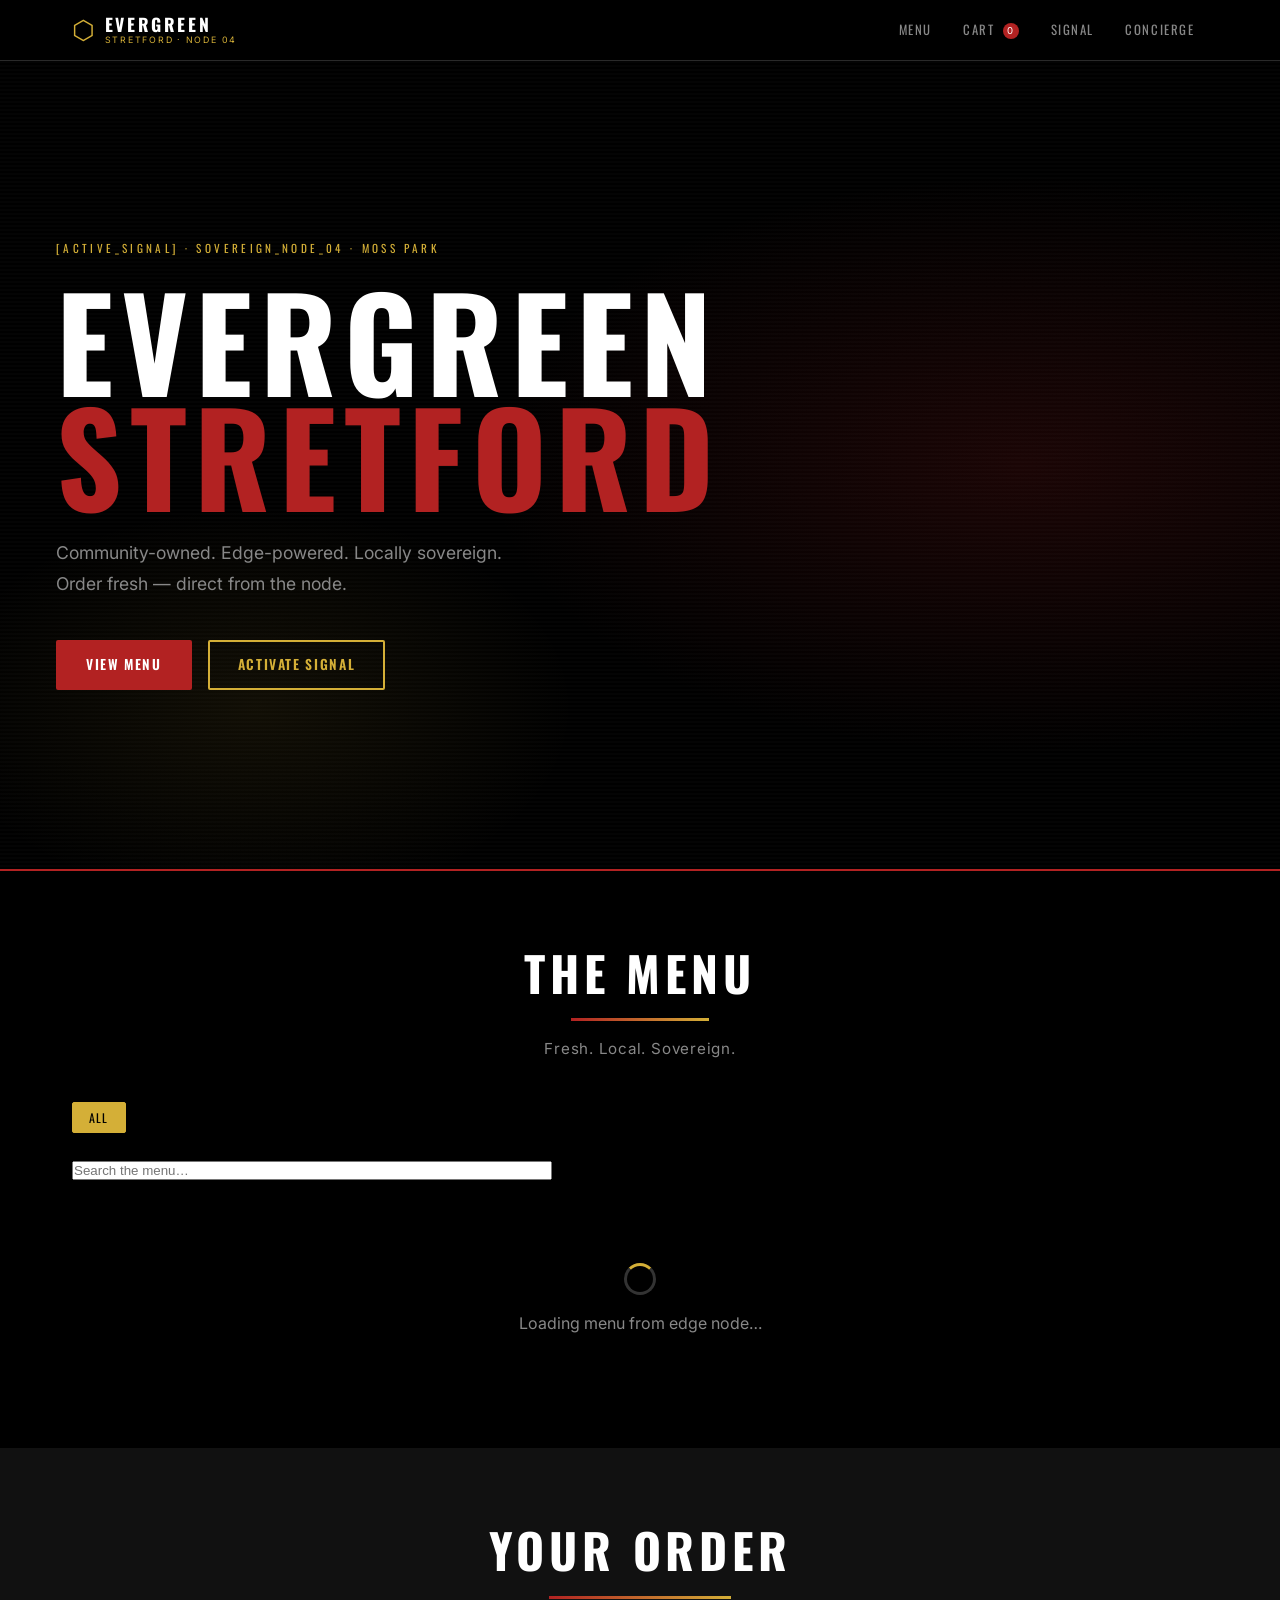
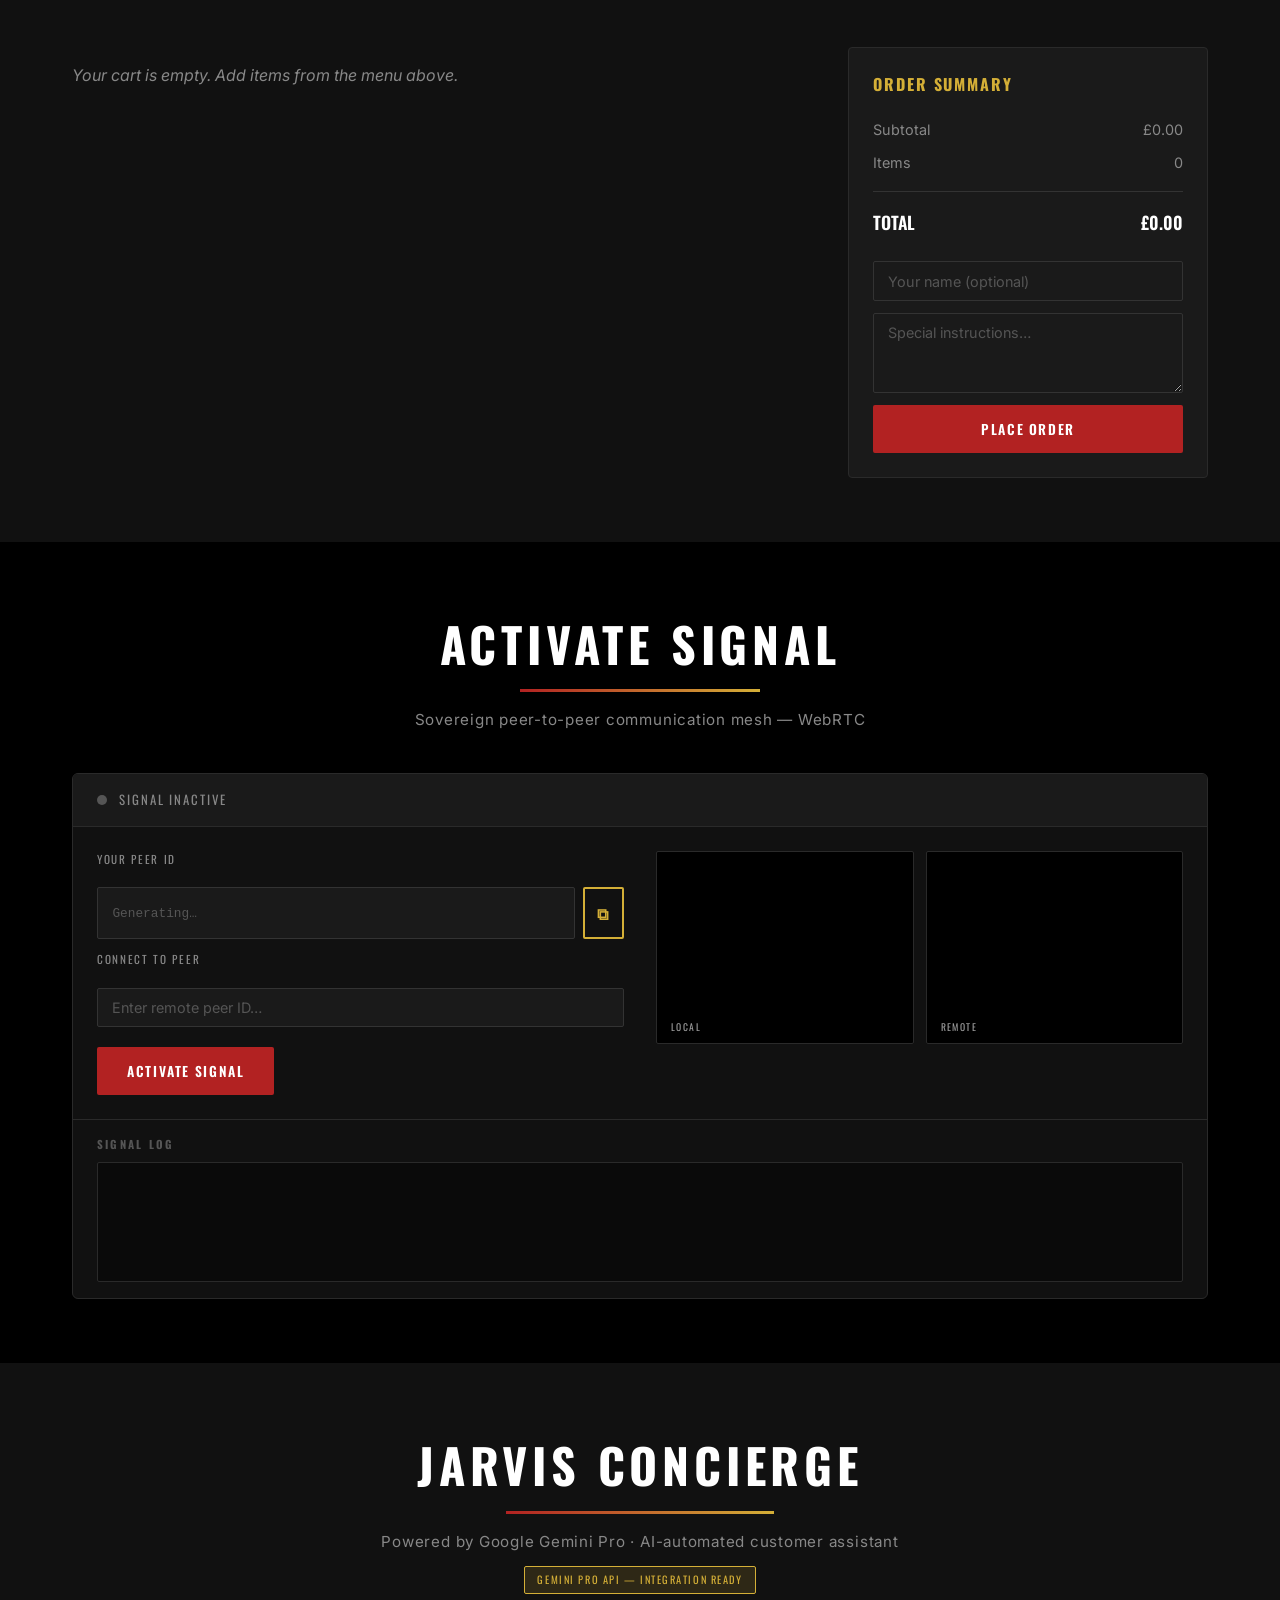
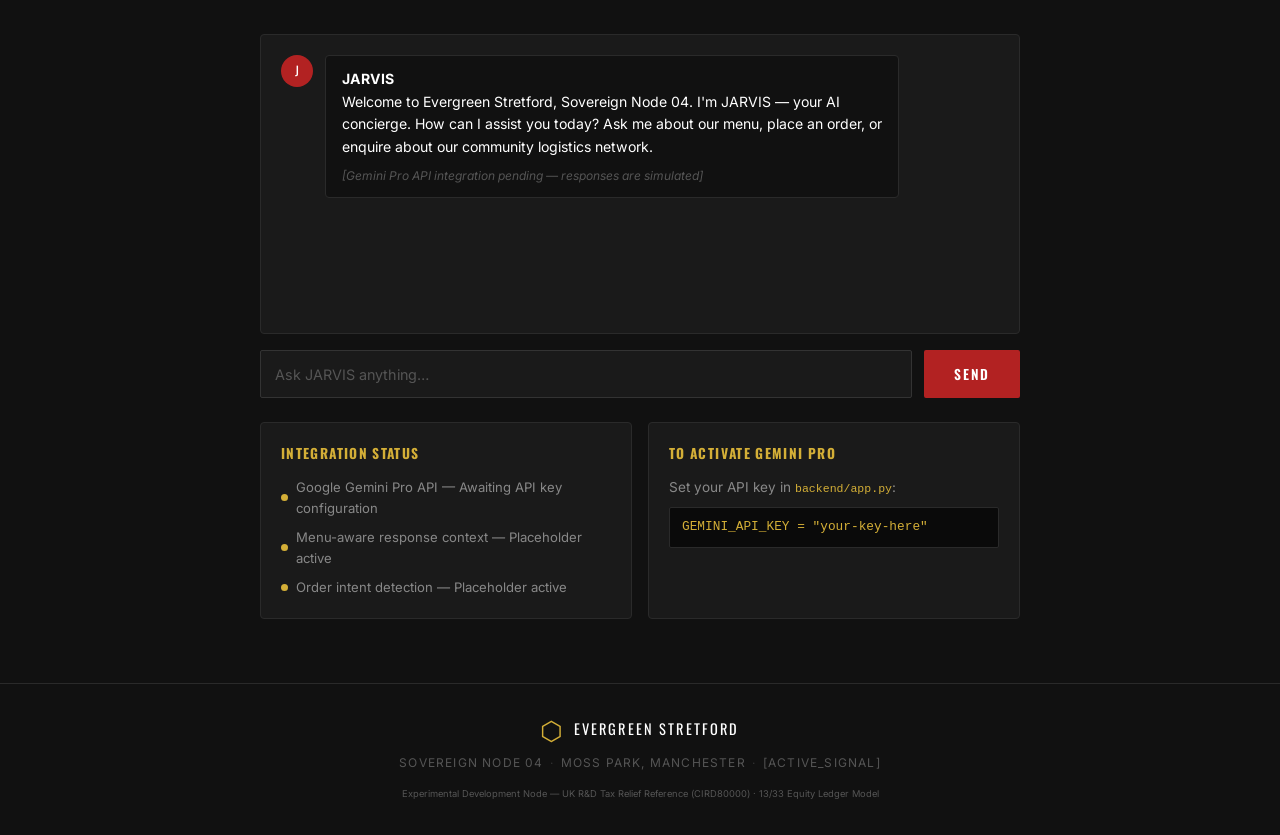
<file: frontend/index.html>
<!DOCTYPE html>
<html lang="en">
<head>
  <meta charset="UTF-8" />
  <meta name="viewport" content="width=device-width, initial-scale=1.0" />
  <title>Evergreen Stretford — Sovereign Node 04</title>
  <link rel="stylesheet" href="style.css" />
  <link rel="preconnect" href="https://fonts.googleapis.com" />
  <link
    href="https://fonts.googleapis.com/css2?family=Oswald:wght@400;600;700&family=Inter:wght@300;400;500;600&display=swap"
    rel="stylesheet"
  />
</head>
<body>

  <!-- ============================================================
       HEADER / NAV
  ============================================================ -->
  <header class="site-header">
    <div class="header-inner container">
      <div class="brand">
        <span class="brand-mark">⬡</span>
        <div class="brand-text">
          <span class="brand-name">EVERGREEN</span>
          <span class="brand-sub">STRETFORD · NODE 04</span>
        </div>
      </div>

      <nav class="main-nav" id="mainNav">
        <a href="#menu" class="nav-link" data-section="menu">MENU</a>
        <a href="#cart" class="nav-link" data-section="cart">CART <span class="cart-badge" id="cartBadge">0</span></a>
        <a href="#signal" class="nav-link" data-section="signal">SIGNAL</a>
        <a href="#concierge" class="nav-link" data-section="concierge">CONCIERGE</a>
      </nav>

      <button class="menu-toggle" id="menuToggle" aria-label="Toggle menu">
        <span></span><span></span><span></span>
      </button>
    </div>
  </header>

  <!-- ============================================================
       HERO
  ============================================================ -->
  <section class="hero" id="hero">
    <div class="hero-inner container">
      <div class="hero-eyebrow">[ACTIVE_SIGNAL] · SOVEREIGN_NODE_04 · MOSS PARK</div>
      <h1 class="hero-title">
        EVERGREEN<br />
        <span class="hero-title-accent">STRETFORD</span>
      </h1>
      <p class="hero-subtitle">
        Community-owned. Edge-powered. Locally sovereign.<br />
        Order fresh — direct from the node.
      </p>
      <div class="hero-actions">
        <a href="#menu" class="btn btn-primary">VIEW MENU</a>
        <a href="#signal" class="btn btn-outline">ACTIVATE SIGNAL</a>
      </div>
    </div>
    <div class="hero-overlay" aria-hidden="true"></div>
  </section>

  <!-- ============================================================
       MENU SECTION
  ============================================================ -->
  <section class="section" id="menu">
    <div class="container">
      <div class="section-header">
        <h2 class="section-title">THE MENU</h2>
        <p class="section-sub">Fresh. Local. Sovereign.</p>
      </div>

      <!-- Category filter tabs -->
      <div class="category-tabs" id="categoryTabs" role="tablist">
        <button class="tab-btn active" data-category="all" role="tab">ALL</button>
        <!-- Populated dynamically -->
      </div>

      <!-- Search bar -->
      <div class="search-bar">
        <input
          type="search"
          id="menuSearch"
          placeholder="Search the menu…"
          aria-label="Search menu items"
        />
      </div>

      <!-- Menu grid -->
      <div class="menu-grid" id="menuGrid" role="list">
        <!-- Populated by app.js -->
        <div class="loading-state" id="menuLoading">
          <div class="spinner"></div>
          <p>Loading menu from edge node…</p>
        </div>
      </div>
    </div>
  </section>

  <!-- ============================================================
       CART / ORDER SECTION
  ============================================================ -->
  <section class="section section-dark" id="cart">
    <div class="container">
      <div class="section-header">
        <h2 class="section-title">YOUR ORDER</h2>
      </div>

      <div class="cart-layout">
        <div class="cart-items" id="cartItems">
          <p class="empty-state" id="cartEmpty">Your cart is empty. Add items from the menu above.</p>
        </div>

        <div class="cart-summary" id="cartSummary">
          <div class="summary-card">
            <h3 class="summary-title">ORDER SUMMARY</h3>
            <div class="summary-row">
              <span>Subtotal</span>
              <span id="cartSubtotal">£0.00</span>
            </div>
            <div class="summary-row">
              <span>Items</span>
              <span id="cartItemCount">0</span>
            </div>
            <div class="summary-divider"></div>
            <div class="summary-row summary-total">
              <span>TOTAL</span>
              <span id="cartTotal">£0.00</span>
            </div>

            <div class="order-form" id="orderForm">
              <input
                type="text"
                id="customerName"
                placeholder="Your name (optional)"
                class="form-input"
                maxlength="80"
              />
              <textarea
                id="customerNote"
                placeholder="Special instructions…"
                class="form-input form-textarea"
                rows="3"
                maxlength="500"
              ></textarea>
              <button class="btn btn-primary btn-full" id="placeOrderBtn">
                PLACE ORDER
              </button>
            </div>

            <div class="order-confirmation hidden" id="orderConfirmation">
              <div class="confirmation-icon">✓</div>
              <p class="confirmation-text">Order placed successfully!</p>
              <button class="btn btn-outline btn-full" id="newOrderBtn">START NEW ORDER</button>
            </div>
          </div>
        </div>
      </div>
    </div>
  </section>

  <!-- ============================================================
       WEBRTC — ACTIVATE SIGNAL
  ============================================================ -->
  <section class="section" id="signal">
    <div class="container">
      <div class="section-header">
        <h2 class="section-title">ACTIVATE SIGNAL</h2>
        <p class="section-sub">Sovereign peer-to-peer communication mesh — WebRTC</p>
      </div>

      <div class="signal-panel">
        <div class="signal-status" id="signalStatus">
          <div class="status-indicator idle" id="statusIndicator"></div>
          <span id="statusLabel">SIGNAL INACTIVE</span>
        </div>

        <div class="signal-controls">
          <div class="signal-form">
            <label class="form-label" for="peerIdDisplay">YOUR PEER ID</label>
            <div class="peer-id-row">
              <input
                type="text"
                id="peerIdDisplay"
                class="form-input peer-id-input"
                readonly
                placeholder="Generating…"
              />
              <button class="btn btn-outline btn-icon" id="copyPeerIdBtn" title="Copy Peer ID">
                ⧉
              </button>
            </div>

            <label class="form-label" for="remotePeerId">CONNECT TO PEER</label>
            <input
              type="text"
              id="remotePeerId"
              class="form-input"
              placeholder="Enter remote peer ID…"
              maxlength="100"
            />

            <div class="signal-btn-row">
              <button class="btn btn-primary" id="activateSignalBtn">ACTIVATE SIGNAL</button>
              <button class="btn btn-danger hidden" id="deactivateSignalBtn">DEACTIVATE</button>
            </div>
          </div>

          <div class="signal-video-area">
            <div class="video-container">
              <video id="localVideo" autoplay muted playsinline class="video-feed"></video>
              <span class="video-label">LOCAL</span>
            </div>
            <div class="video-container">
              <video id="remoteVideo" autoplay playsinline class="video-feed"></video>
              <span class="video-label">REMOTE</span>
            </div>
          </div>
        </div>

        <div class="signal-log-container">
          <h4 class="log-title">SIGNAL LOG</h4>
          <div class="signal-log" id="signalLog" aria-live="polite"></div>
        </div>
      </div>
    </div>
  </section>

  <!-- ============================================================
       GEMINI CONCIERGE (AI Placeholder)
  ============================================================ -->
  <section class="section section-dark" id="concierge">
    <div class="container">
      <div class="section-header">
        <h2 class="section-title">JARVIS CONCIERGE</h2>
        <p class="section-sub">
          Powered by Google Gemini Pro · AI-automated customer assistant
        </p>
        <div class="badge badge-dev">GEMINI PRO API — INTEGRATION READY</div>
      </div>

      <div class="concierge-panel">
        <div class="chat-window" id="chatWindow" aria-live="polite">
          <div class="chat-message bot-message">
            <div class="message-avatar">J</div>
            <div class="message-bubble">
              <strong>JARVIS</strong><br />
              Welcome to Evergreen Stretford, Sovereign Node 04. I'm JARVIS — your
              AI concierge. How can I assist you today? Ask me about our menu,
              place an order, or enquire about our community logistics network.
              <em class="api-note">[Gemini Pro API integration pending — responses are simulated]</em>
            </div>
          </div>
        </div>

        <div class="chat-input-row">
          <input
            type="text"
            id="chatInput"
            class="form-input chat-input"
            placeholder="Ask JARVIS anything…"
            maxlength="500"
            aria-label="Message JARVIS"
          />
          <button class="btn btn-primary" id="chatSendBtn">SEND</button>
        </div>

        <div class="concierge-info">
          <div class="info-card">
            <h4>Integration Status</h4>
            <ul class="status-list">
              <li class="status-item pending">
                <span class="status-dot"></span>
                Google Gemini Pro API — Awaiting API key configuration
              </li>
              <li class="status-item pending">
                <span class="status-dot"></span>
                Menu-aware response context — Placeholder active
              </li>
              <li class="status-item pending">
                <span class="status-dot"></span>
                Order intent detection — Placeholder active
              </li>
            </ul>
          </div>
          <div class="info-card">
            <h4>To Activate Gemini Pro</h4>
            <p>Set your API key in <code>backend/app.py</code>:</p>
            <pre class="code-block">GEMINI_API_KEY = "your-key-here"</pre>
          </div>
        </div>
      </div>
    </div>
  </section>

  <!-- ============================================================
       FOOTER
  ============================================================ -->
  <footer class="site-footer">
    <div class="container footer-inner">
      <div class="footer-brand">
        <span class="brand-mark">⬡</span>
        <span>EVERGREEN STRETFORD</span>
      </div>
      <div class="footer-meta">
        <span>SOVEREIGN NODE 04</span>
        <span class="separator">·</span>
        <span>MOSS PARK, MANCHESTER</span>
        <span class="separator">·</span>
        <span>[ACTIVE_SIGNAL]</span>
      </div>
      <div class="footer-legal">
        <small>
          Experimental Development Node — UK R&amp;D Tax Relief Reference
          (CIRD80000) · 13/33 Equity Ledger Model
        </small>
      </div>
    </div>
  </footer>

  <!-- ============================================================
       TOAST NOTIFICATION
  ============================================================ -->
  <div class="toast" id="toast" aria-live="assertive" role="status"></div>

  <script src="app.js"></script>
</body>
</html>
</file>
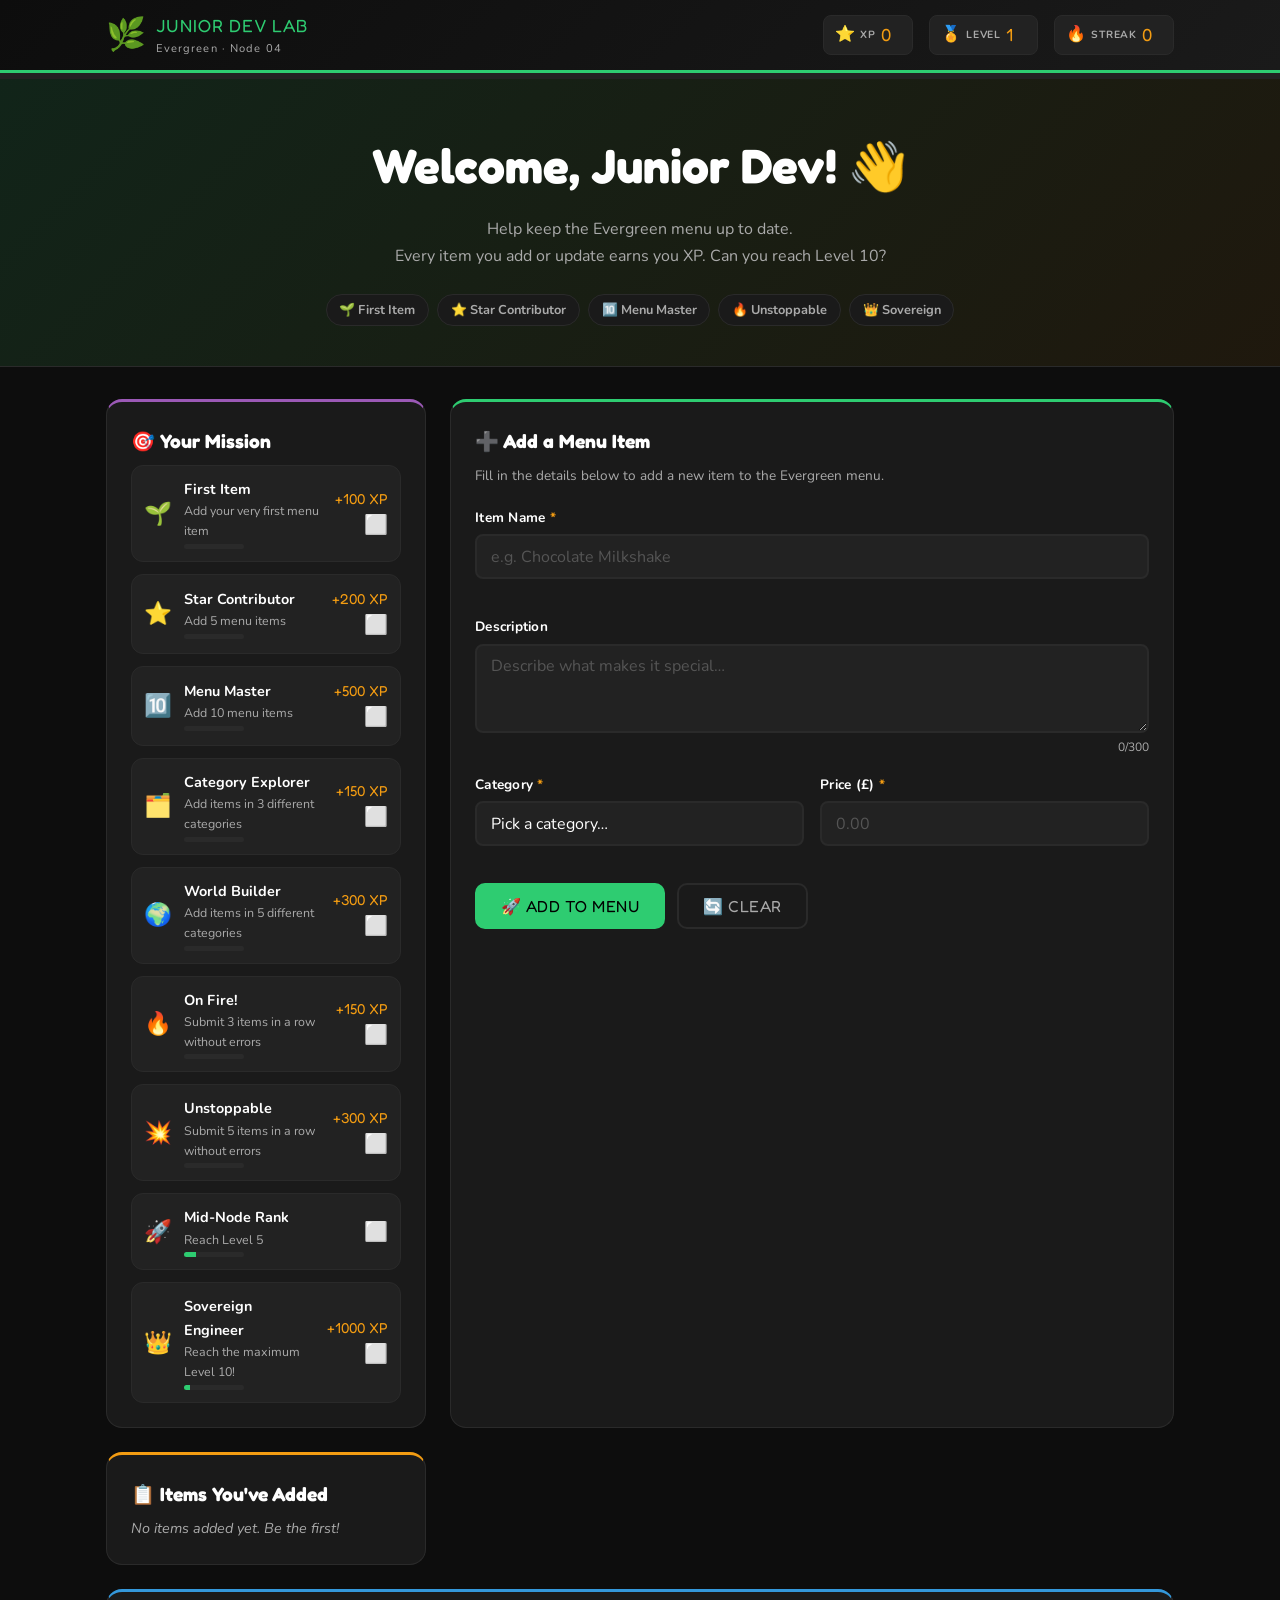
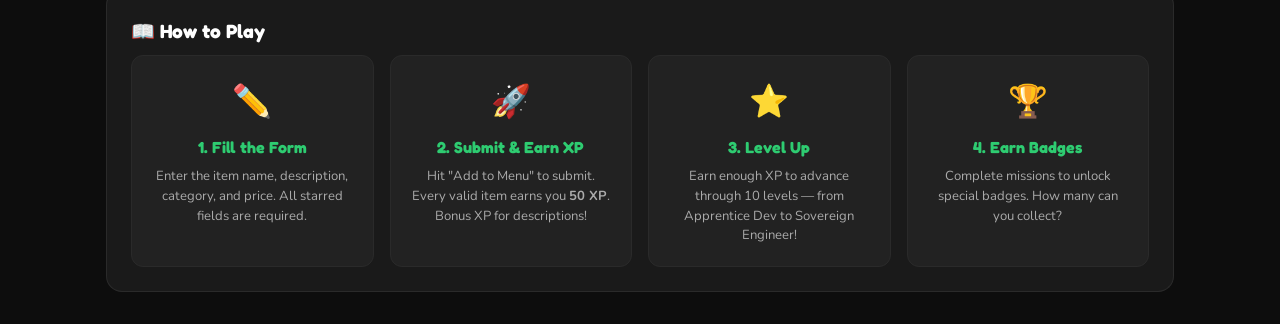
<file: junior-dev/index.html>
<!DOCTYPE html>
<html lang="en">
<head>
  <meta charset="UTF-8" />
  <meta name="viewport" content="width=device-width, initial-scale=1.0" />
  <title>Evergreen Junior Dev Lab — Node 04</title>
  <link rel="stylesheet" href="style.css" />
  <link
    href="https://fonts.googleapis.com/css2?family=Fredoka+One&family=Nunito:wght@400;600;700;800&display=swap"
    rel="stylesheet"
  />
</head>
<body>

  <!-- HEADER -->
  <header class="jd-header">
    <div class="jd-header-inner">
      <div class="jd-brand">
        <span class="jd-logo" aria-hidden="true">🌿</span>
        <div>
          <div class="jd-brand-name">JUNIOR DEV LAB</div>
          <div class="jd-brand-sub">Evergreen · Node 04</div>
        </div>
      </div>

      <div class="jd-score-panel">
        <div class="score-item">
          <span class="score-icon">⭐</span>
          <span class="score-label">XP</span>
          <span class="score-value" id="xpDisplay">0</span>
        </div>
        <div class="score-item">
          <span class="score-icon">🏅</span>
          <span class="score-label">LEVEL</span>
          <span class="score-value" id="levelDisplay">1</span>
        </div>
        <div class="score-item">
          <span class="score-icon">🔥</span>
          <span class="score-label">STREAK</span>
          <span class="score-value" id="streakDisplay">0</span>
        </div>
      </div>
    </div>
  </header>

  <!-- PROGRESS BAR -->
  <div class="xp-bar-container">
    <div class="xp-bar" id="xpBar" style="width: 0%"></div>
  </div>

  <!-- HERO -->
  <section class="jd-hero">
    <div class="jd-hero-inner">
      <h1 class="jd-hero-title">Welcome, Junior Dev! 👋</h1>
      <p class="jd-hero-sub">
        Help keep the Evergreen menu up to date.<br />
        Every item you add or update earns you XP. Can you reach Level 10?
      </p>
      <div class="jd-hero-badges" id="badgeDisplay">
        <!-- Populated by JS -->
      </div>
    </div>
  </section>

  <!-- MAIN CONTENT -->
  <main class="jd-main">

    <!-- MISSION PANEL -->
    <section class="jd-panel mission-panel">
      <h2 class="panel-title">🎯 Your Mission</h2>
      <div class="missions" id="missions">
        <!-- Populated by JS -->
      </div>
    </section>

    <!-- ADD MENU ITEM FORM -->
    <section class="jd-panel form-panel">
      <h2 class="panel-title">➕ Add a Menu Item</h2>
      <p class="panel-sub">Fill in the details below to add a new item to the Evergreen menu.</p>

      <form id="addItemForm" class="jd-form" novalidate>

        <div class="form-group">
          <label class="jd-label" for="itemName">
            Item Name <span class="required">*</span>
          </label>
          <input
            type="text"
            id="itemName"
            class="jd-input"
            placeholder="e.g. Chocolate Milkshake"
            maxlength="80"
            required
            autocomplete="off"
          />
          <div class="field-feedback" id="nameFeedback"></div>
        </div>

        <div class="form-group">
          <label class="jd-label" for="itemDescription">Description</label>
          <textarea
            id="itemDescription"
            class="jd-input jd-textarea"
            placeholder="Describe what makes it special…"
            maxlength="300"
            rows="3"
          ></textarea>
          <div class="char-counter"><span id="descCounter">0</span>/300</div>
        </div>

        <div class="form-row">
          <div class="form-group">
            <label class="jd-label" for="itemCategory">
              Category <span class="required">*</span>
            </label>
            <select id="itemCategory" class="jd-input jd-select" required>
              <option value="">Pick a category…</option>
              <option>Hot Drinks</option>
              <option>Cold Drinks</option>
              <option>Breakfast</option>
              <option>Lunch</option>
              <option>Kids</option>
              <option>Cakes</option>
              <option>Snacks</option>
              <option>Sides</option>
              <option>Retail</option>
              <option>New Category</option>
            </select>
            <div class="field-feedback" id="catFeedback"></div>
          </div>

          <div class="form-group">
            <label class="jd-label" for="itemPrice">
              Price (£) <span class="required">*</span>
            </label>
            <input
              type="number"
              id="itemPrice"
              class="jd-input"
              placeholder="0.00"
              min="0"
              max="999"
              step="0.01"
              required
            />
            <div class="field-feedback" id="priceFeedback"></div>
          </div>
        </div>

        <!-- New category field (shown when "New Category" selected) -->
        <div class="form-group hidden" id="newCategoryGroup">
          <label class="jd-label" for="newCategoryName">New Category Name</label>
          <input
            type="text"
            id="newCategoryName"
            class="jd-input"
            placeholder="Type your new category…"
            maxlength="50"
          />
        </div>

        <div class="form-actions">
          <button type="submit" class="jd-btn jd-btn-primary" id="submitBtn">
            🚀 ADD TO MENU
          </button>
          <button type="button" class="jd-btn jd-btn-outline" id="clearBtn">
            🔄 CLEAR
          </button>
        </div>
      </form>

      <!-- Success animation -->
      <div class="success-burst hidden" id="successBurst">
        <div class="burst-emoji" id="burstEmoji">🎉</div>
        <div class="burst-text" id="burstText">+50 XP!</div>
      </div>
    </section>

    <!-- LEADERBOARD / ITEMS LOG -->
    <section class="jd-panel log-panel">
      <h2 class="panel-title">📋 Items You've Added</h2>
      <div id="itemLog" class="item-log">
        <p class="log-empty" id="logEmpty">No items added yet. Be the first!</p>
      </div>
    </section>

    <!-- HOW TO PLAY -->
    <section class="jd-panel help-panel">
      <h2 class="panel-title">📖 How to Play</h2>
      <div class="help-grid">
        <div class="help-card">
          <div class="help-icon">✏️</div>
          <h3>1. Fill the Form</h3>
          <p>Enter the item name, description, category, and price. All starred fields are required.</p>
        </div>
        <div class="help-card">
          <div class="help-icon">🚀</div>
          <h3>2. Submit & Earn XP</h3>
          <p>Hit "Add to Menu" to submit. Every valid item earns you <strong>50 XP</strong>. Bonus XP for descriptions!</p>
        </div>
        <div class="help-card">
          <div class="help-icon">⭐</div>
          <h3>3. Level Up</h3>
          <p>Earn enough XP to advance through 10 levels — from Apprentice Dev to Sovereign Engineer!</p>
        </div>
        <div class="help-card">
          <div class="help-icon">🏆</div>
          <h3>4. Earn Badges</h3>
          <p>Complete missions to unlock special badges. How many can you collect?</p>
        </div>
      </div>
    </section>

  </main>

  <!-- LEVEL-UP OVERLAY -->
  <div class="levelup-overlay hidden" id="levelUpOverlay">
    <div class="levelup-card">
      <div class="levelup-emoji">🎊</div>
      <h2 class="levelup-title">LEVEL UP!</h2>
      <p class="levelup-sub">You reached <strong id="levelUpNum">Level 2</strong></p>
      <p class="levelup-rank" id="levelUpRank">Junior Developer</p>
      <button class="jd-btn jd-btn-primary" id="levelUpClose">AWESOME! ✊</button>
    </div>
  </div>

  <!-- TOAST -->
  <div class="jd-toast" id="jdToast"></div>

  <script src="app.js"></script>
</body>
</html>
</file>
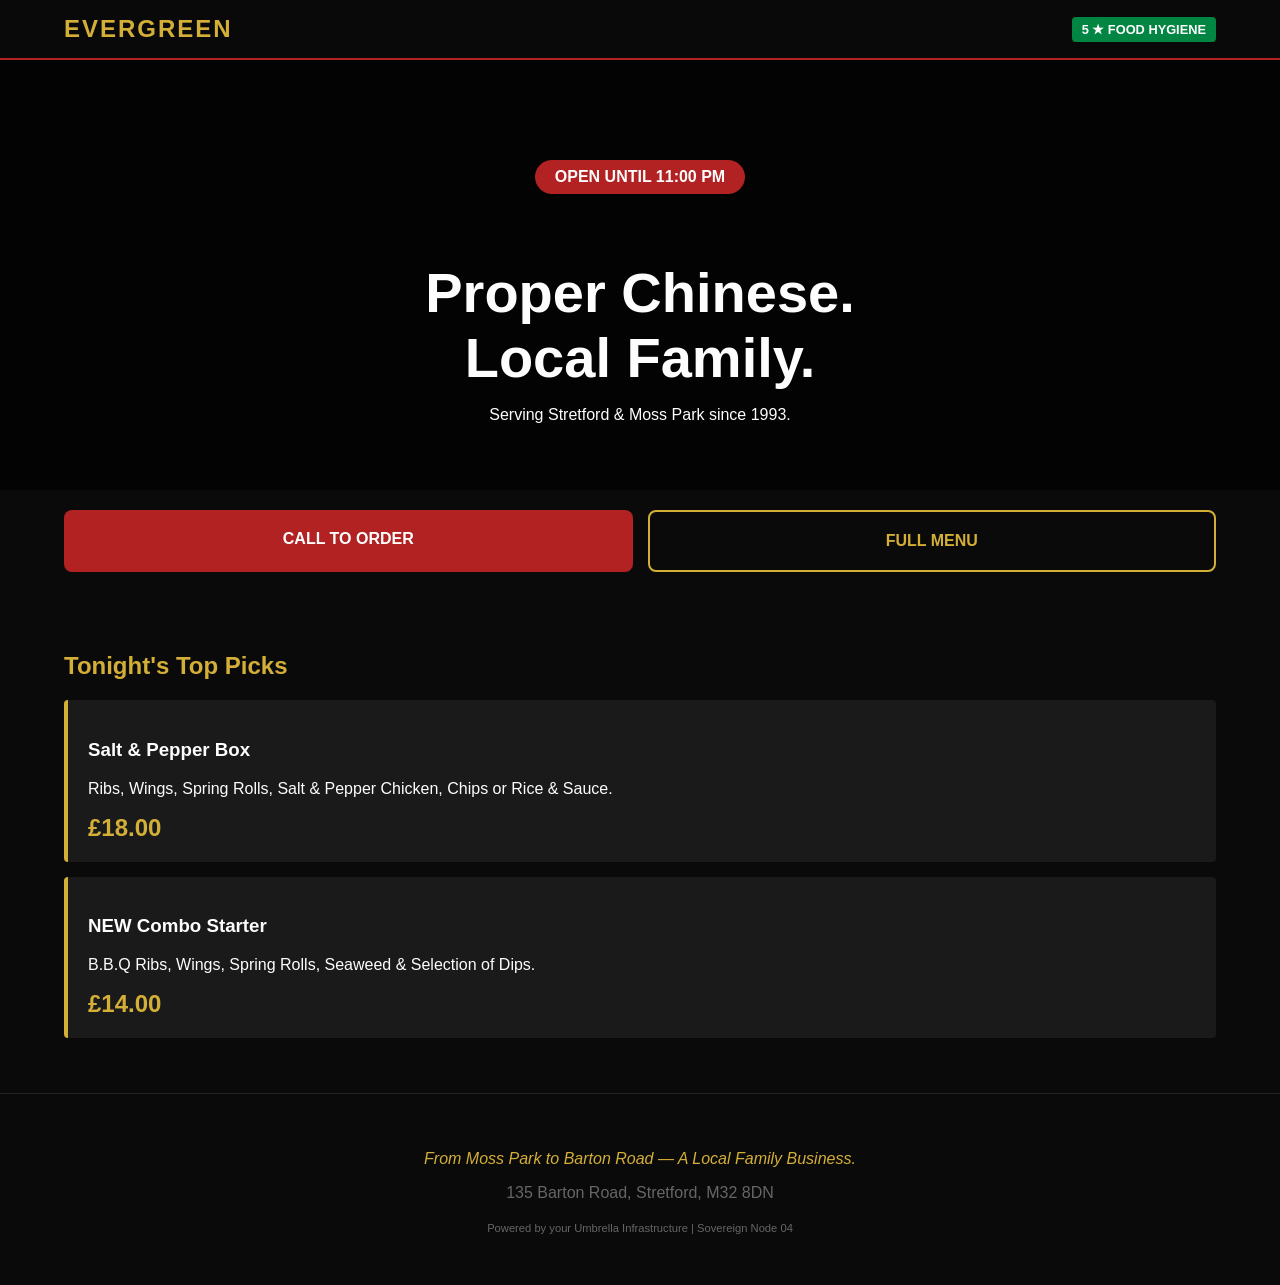
<file: Homepage.html>
<!DOCTYPE html>
<html lang="en">
<head>
    <meta charset="UTF-8">
    <meta name="viewport" content="width=device-width, initial-scale=1.0">
    <title>Evergreen Stretford | Sovereign Hub</title>
    <style>
        :root {
            --evergreen-red: #B22222;
            --evergreen-gold: #D4AF37;
            --sovereign-black: #0a0a0a;
            --sovereign-white: #fdfdfd;
        }

        body {
            margin: 0;
            padding: 0;
            font-family: 'Inter', -apple-system, sans-serif;
            background-color: var(--sovereign-black);
            color: var(--sovereign-white);
        }

        /* --- STICKY HEADER --- */
        header {
            position: sticky;
            top: 0;
            background: rgba(10, 10, 10, 0.95);
            padding: 15px 5%;
            display: flex;
            justify-content: space-between;
            align-items: center;
            border-bottom: 2px solid var(--evergreen-red);
            z-index: 1000;
            backdrop-filter: blur(10px);
        }

        .logo {
            font-weight: 900;
            letter-spacing: 2px;
            color: var(--evergreen-gold);
            font-size: 1.5rem;
            text-transform: uppercase;
        }

        .hygiene-badge {
            background: #008542; /* Official FSA Green */
            padding: 5px 10px;
            border-radius: 4px;
            font-size: 0.8rem;
            font-weight: bold;
        }

        /* --- HERO SECTION --- */
        .hero {
            padding: 100px 5% 50px;
            text-align: center;
            background: linear-gradient(rgba(0,0,0,0.7), rgba(0,0,0,0.7)), url('https://images.unsplash.com/photo-1512621776951-a57141f2eefd?auto=format&fit=crop&w=1500&q=80');
            background-size: cover;
            background-position: center;
        }

        h1 {
            font-size: 3.5rem;
            margin-bottom: 10px;
            color: var(--sovereign-white);
        }

        .status-pill {
            display: inline-block;
            padding: 8px 20px;
            border-radius: 20px;
            background: var(--evergreen-red);
            font-weight: bold;
            margin-bottom: 20px;
        }

        /* --- CALL TO ACTION --- */
        .cta-grid {
            display: grid;
            grid-template-columns: 1fr 1fr;
            gap: 15px;
            padding: 20px 5%;
        }

        .btn {
            padding: 20px;
            text-align: center;
            text-decoration: none;
            font-weight: bold;
            border-radius: 8px;
            text-transform: uppercase;
        }

        .btn-call { background: var(--evergreen-red); color: white; }
        .btn-menu { border: 2px solid var(--evergreen-gold); color: var(--evergreen-gold); }

        /* --- SPECIALS GRID --- */
        .specials { padding: 40px 5%; }
        .special-card {
            background: #1a1a1a;
            border-left: 4px solid var(--evergreen-gold);
            padding: 20px;
            margin-bottom: 15px;
            border-radius: 4px;
        }

        .price {
            color: var(--evergreen-gold);
            font-size: 1.5rem;
            font-weight: bold;
        }

        /* --- FOOTER / MOSS PARK LINK --- */
        footer {
            padding: 40px 5%;
            border-top: 1px solid #222;
            text-align: center;
            color: #666;
        }

        .family-tag {
            color: var(--evergreen-gold);
            font-style: italic;
        }
    </style>
</head>
<body>

    <header>
        <div class="logo">Evergreen</div>
        <div class="hygiene-badge">5 ★ FOOD HYGIENE</div>
    </header>

    <section class="hero">
        <div class="status-pill">OPEN UNTIL 11:00 PM</div>
        <h1>Proper Chinese. <br>Local Family.</h1>
        <p>Serving Stretford & Moss Park since 1993.</p>
    </section>

    <div class="cta-grid">
        <a href="tel:01618651386" class="btn btn-call">Call to Order</a>
        <a href="#menu" class="btn btn-menu">Full Menu</a>
    </div>

    <section class="specials">
        <h2 style="color: var(--evergreen-gold)">Tonight's Top Picks</h2>
        
        <div class="special-card">
            <h3>Salt & Pepper Box</h3>
            <p>Ribs, Wings, Spring Rolls, Salt & Pepper Chicken, Chips or Rice & Sauce.</p>
            <div class="price">£18.00</div>
        </div>

        <div class="special-card">
            <h3>NEW Combo Starter</h3>
            <p>B.B.Q Ribs, Wings, Spring Rolls, Seaweed & Selection of Dips.</p>
            <div class="price">£14.00</div>
        </div>
    </section>

    <footer>
        <p class="family-tag">From Moss Park to Barton Road — A Local Family Business.</p>
        <p>135 Barton Road, Stretford, M32 8DN</p>
        <p style="font-size: 0.7rem; margin-top: 20px;">Powered by your Umbrella Infrastructure | Sovereign Node 04</p>
    </footer>

</body>
</html>
</file>
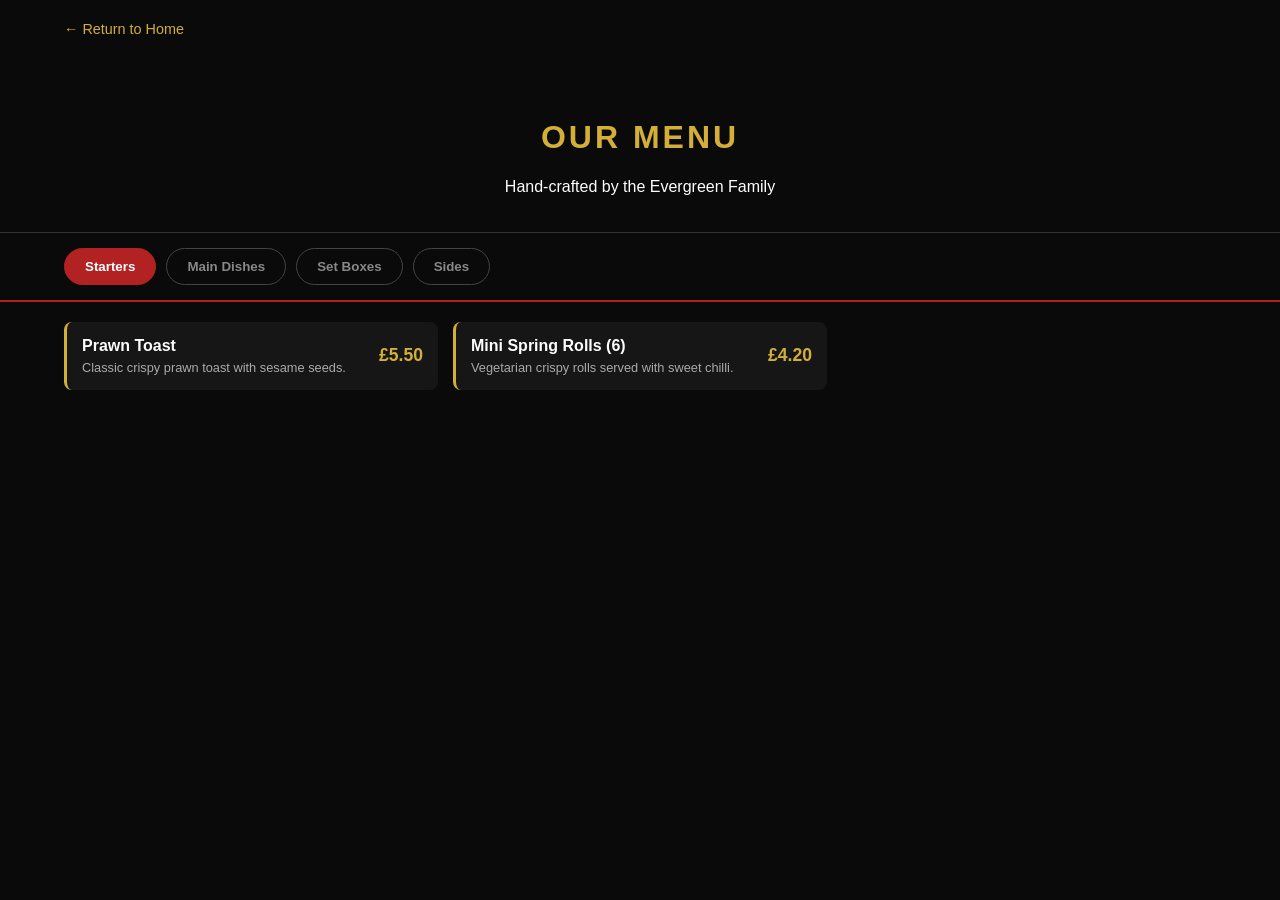
<file: menu.html>
<!DOCTYPE html>
<html lang="en">
<head>
    <meta charset="UTF-8">
    <meta name="viewport" content="width=device-width, initial-scale=1.0">
    <title>Menu | Evergreen Stretford Sovereign Node</title>
    <style>
        :root {
            --evergreen-red: #B22222;
            --evergreen-gold: #D4AF37;
            --sovereign-black: #0a0a0a;
            --sovereign-white: #fdfdfd;
            --card-bg: #161616;
        }

        body {
            margin: 0;
            font-family: 'Inter', sans-serif;
            background-color: var(--sovereign-black);
            color: var(--sovereign-white);
            padding-bottom: 80px; /* Space for sticky nav */
        }

        header {
            padding: 40px 5% 20px;
            border-bottom: 1px solid #333;
            text-align: center;
        }

        h1 { color: var(--evergreen-gold); text-transform: uppercase; letter-spacing: 3px; }

        /* --- CATEGORY TABS --- */
        .tabs-container {
            position: sticky;
            top: 0;
            background: var(--sovereign-black);
            display: flex;
            overflow-x: auto;
            white-space: nowrap;
            padding: 15px 5%;
            border-bottom: 2px solid var(--evergreen-red);
            z-index: 100;
        }

        .tab-btn {
            background: none;
            border: 1px solid #444;
            color: #888;
            padding: 10px 20px;
            margin-right: 10px;
            border-radius: 20px;
            cursor: pointer;
            font-weight: bold;
        }

        .tab-btn.active {
            background: var(--evergreen-red);
            color: white;
            border-color: var(--evergreen-red);
        }

        /* --- MENU GRID --- */
        .menu-section {
            padding: 20px 5%;
            display: none; /* Hidden by default */
        }

        .menu-section.active { display: block; }

        .menu-grid {
            display: grid;
            grid-template-columns: repeat(auto-fill, minmax(300px, 1fr));
            gap: 15px;
        }

        .menu-item {
            background: var(--card-bg);
            padding: 15px;
            border-radius: 8px;
            border-left: 3px solid var(--evergreen-gold);
            display: flex;
            justify-content: space-between;
            align-items: center;
        }

        .item-info h3 { margin: 0; font-size: 1rem; }
        .item-info p { margin: 5px 0 0; font-size: 0.8rem; color: #aaa; }
        .price { color: var(--evergreen-gold); font-weight: bold; font-size: 1.1rem; }

        /* --- BACK BUTTON --- */
        .back-nav { padding: 20px 5%; }
        .back-link { color: var(--evergreen-gold); text-decoration: none; font-size: 0.9rem; }
    </style>
</head>
<body>

    <div class="back-nav">
        <a href="index.html" class="back-link">← Return to Home</a>
    </div>

    <header>
        <h1>Our Menu</h1>
        <p>Hand-crafted by the Evergreen Family</p>
    </header>

    <div class="tabs-container">
        <button class="tab-btn active" onclick="showTab('starters')">Starters</button>
        <button class="tab-btn" onclick="showTab('main')">Main Dishes</button>
        <button class="tab-btn" onclick="showTab('boxes')">Set Boxes</button>
        <button class="tab-btn" onclick="showTab('sides')">Sides</button>
    </div>

    <section id="starters" class="menu-section active">
        <div class="menu-grid">
            <div class="menu-item">
                <div class="item-info">
                    <h3>Prawn Toast</h3>
                    <p>Classic crispy prawn toast with sesame seeds.</p>
                </div>
                <div class="price">£5.50</div>
            </div>
            <div class="menu-item">
                <div class="item-info">
                    <h3>Mini Spring Rolls (6)</h3>
                    <p>Vegetarian crispy rolls served with sweet chilli.</p>
                </div>
                <div class="price">£4.20</div>
            </div>
        </div>
    </section>

    <section id="boxes" class="menu-section">
        <div class="menu-grid">
            <div class="menu-item">
                <div class="item-info">
                    <h3>Salt & Pepper Box</h3>
                    <p>The Moss Park Legend: Ribs, Wings, Chicken & Chips.</p>
                </div>
                <div class="price">£18.00</div>
            </div>
        </div>
    </section>

    <script>
        function showTab(tabId) {
            // Hide all sections
            document.querySelectorAll('.menu-section').forEach(section => {
                section.classList.remove('active');
            });
            // Deactivate all buttons
            document.querySelectorAll('.tab-btn').forEach(btn => {
                btn.classList.remove('active');
            });
            // Show selected section
            document.getElementById(tabId).classList.add('active');
            // Activate clicked button
            event.currentTarget.classList.add('active');
        }
    </script>

</body>
</html>
</file>
<file: frontend/style.css>
/* ============================================================
   EVERGREEN STRETFORD — Monochrome-Sovereign Design System
   Sovereign Node 04 · Mobile-First · High-Contrast
   ============================================================ */

/* ---- Design Tokens ---- */
:root {
  --color-bg:           #000000;
  --color-surface:      #111111;
  --color-surface-2:    #1a1a1a;
  --color-border:       #2a2a2a;
  --color-border-light: #333333;
  --color-text:         #ffffff;
  --color-text-muted:   #888888;
  --color-text-subtle:  #555555;
  --color-accent-red:   #B22222;
  --color-accent-red-h: #cc2828;
  --color-accent-gold:  #D4AF37;
  --color-accent-gold-h:#e8c340;
  --color-success:      #2ecc71;
  --color-danger:       #B22222;

  --font-heading:  'Oswald', sans-serif;
  --font-body:     'Inter', sans-serif;

  --radius-sm: 2px;
  --radius-md: 4px;
  --radius-lg: 6px;

  --shadow-sm: 0 1px 3px rgba(0,0,0,0.8);
  --shadow-md: 0 4px 12px rgba(0,0,0,0.9);
  --shadow-lg: 0 8px 32px rgba(0,0,0,1);

  --transition: 0.2s ease;
  --container: 1200px;
}

/* ---- Reset & Base ---- */
*, *::before, *::after { box-sizing: border-box; margin: 0; padding: 0; }

html { scroll-behavior: smooth; }

body {
  background: var(--color-bg);
  color: var(--color-text);
  font-family: var(--font-body);
  font-size: 16px;
  line-height: 1.6;
  -webkit-font-smoothing: antialiased;
}

a { color: var(--color-accent-gold); text-decoration: none; }
a:hover { color: var(--color-accent-gold-h); }

img { display: block; max-width: 100%; }

/* ---- Layout ---- */
.container {
  width: 100%;
  max-width: var(--container);
  margin: 0 auto;
  padding: 0 1rem;
}

@media (min-width: 768px) { .container { padding: 0 2rem; } }

.section {
  padding: 4rem 0;
}
.section-dark {
  background: var(--color-surface);
}

.section-header {
  text-align: center;
  margin-bottom: 2.5rem;
}

.section-title {
  font-family: var(--font-heading);
  font-size: clamp(1.8rem, 5vw, 3rem);
  font-weight: 700;
  letter-spacing: 0.1em;
  text-transform: uppercase;
  color: var(--color-text);
  position: relative;
  display: inline-block;
  padding-bottom: 0.5rem;
}

.section-title::after {
  content: '';
  display: block;
  width: 60%;
  height: 3px;
  background: linear-gradient(90deg, var(--color-accent-red), var(--color-accent-gold));
  margin: 0.4rem auto 0;
}

.section-sub {
  color: var(--color-text-muted);
  font-size: 0.95rem;
  margin-top: 0.5rem;
  letter-spacing: 0.05em;
}

/* ---- Header ---- */
.site-header {
  position: sticky;
  top: 0;
  z-index: 100;
  background: rgba(0,0,0,0.95);
  border-bottom: 1px solid var(--color-border);
  backdrop-filter: blur(8px);
}

.header-inner {
  display: flex;
  align-items: center;
  justify-content: space-between;
  height: 60px;
}

.brand {
  display: flex;
  align-items: center;
  gap: 0.6rem;
}

.brand-mark {
  font-size: 1.6rem;
  color: var(--color-accent-gold);
  line-height: 1;
}

.brand-text {
  display: flex;
  flex-direction: column;
  line-height: 1.1;
}

.brand-name {
  font-family: var(--font-heading);
  font-size: 1.1rem;
  font-weight: 700;
  letter-spacing: 0.15em;
  color: var(--color-text);
}

.brand-sub {
  font-size: 0.55rem;
  letter-spacing: 0.2em;
  color: var(--color-accent-gold);
  text-transform: uppercase;
}

.main-nav {
  display: none;
  gap: 0.25rem;
}

@media (min-width: 768px) {
  .main-nav { display: flex; }
}

.nav-link {
  font-family: var(--font-heading);
  font-size: 0.8rem;
  letter-spacing: 0.12em;
  color: var(--color-text-muted);
  padding: 0.4rem 0.8rem;
  border: 1px solid transparent;
  border-radius: var(--radius-sm);
  transition: var(--transition);
  text-transform: uppercase;
  position: relative;
}

.nav-link:hover {
  color: var(--color-accent-gold);
  border-color: var(--color-border-light);
}

.cart-badge {
  display: inline-flex;
  align-items: center;
  justify-content: center;
  background: var(--color-accent-red);
  color: #fff;
  font-size: 0.6rem;
  font-family: var(--font-body);
  width: 16px;
  height: 16px;
  border-radius: 50%;
  margin-left: 4px;
  vertical-align: middle;
}

.menu-toggle {
  display: flex;
  flex-direction: column;
  gap: 4px;
  background: none;
  border: none;
  cursor: pointer;
  padding: 4px;
}

.menu-toggle span {
  display: block;
  width: 22px;
  height: 2px;
  background: var(--color-text);
  transition: var(--transition);
}

@media (min-width: 768px) {
  .menu-toggle { display: none; }
}

/* ---- Hero ---- */
.hero {
  position: relative;
  min-height: 90vh;
  display: flex;
  align-items: center;
  background: var(--color-bg);
  overflow: hidden;
  border-bottom: 2px solid var(--color-accent-red);
}

.hero::before {
  content: '';
  position: absolute;
  inset: 0;
  background:
    radial-gradient(ellipse 70% 60% at 80% 50%, rgba(178,34,34,0.15) 0%, transparent 60%),
    radial-gradient(ellipse 50% 50% at 20% 80%, rgba(212,175,55,0.08) 0%, transparent 50%);
  pointer-events: none;
}

.hero-overlay {
  position: absolute;
  inset: 0;
  background: repeating-linear-gradient(
    0deg,
    transparent,
    transparent 2px,
    rgba(255,255,255,0.015) 2px,
    rgba(255,255,255,0.015) 4px
  );
  pointer-events: none;
}

.hero-inner {
  position: relative;
  z-index: 1;
  padding: 6rem 1rem;
}

.hero-eyebrow {
  font-family: var(--font-heading);
  font-size: 0.7rem;
  letter-spacing: 0.3em;
  color: var(--color-accent-gold);
  margin-bottom: 1.5rem;
  text-transform: uppercase;
}

.hero-title {
  font-family: var(--font-heading);
  font-size: clamp(3rem, 12vw, 8rem);
  font-weight: 700;
  letter-spacing: 0.06em;
  line-height: 0.9;
  text-transform: uppercase;
  margin-bottom: 1.5rem;
}

.hero-title-accent {
  color: var(--color-accent-red);
  -webkit-text-stroke: 0px;
}

.hero-subtitle {
  font-size: clamp(0.9rem, 2vw, 1.1rem);
  color: var(--color-text-muted);
  max-width: 480px;
  margin-bottom: 2.5rem;
  line-height: 1.8;
}

.hero-actions {
  display: flex;
  flex-wrap: wrap;
  gap: 1rem;
}

/* ---- Buttons ---- */
.btn {
  display: inline-flex;
  align-items: center;
  justify-content: center;
  font-family: var(--font-heading);
  font-size: 0.85rem;
  font-weight: 600;
  letter-spacing: 0.12em;
  text-transform: uppercase;
  padding: 0.75rem 1.75rem;
  border-radius: var(--radius-sm);
  border: 2px solid transparent;
  cursor: pointer;
  transition: var(--transition);
  white-space: nowrap;
  text-decoration: none;
}

.btn:disabled {
  opacity: 0.5;
  cursor: not-allowed;
}

.btn-primary {
  background: var(--color-accent-red);
  border-color: var(--color-accent-red);
  color: #fff;
}
.btn-primary:hover:not(:disabled) {
  background: var(--color-accent-red-h);
  border-color: var(--color-accent-red-h);
  color: #fff;
}

.btn-outline {
  background: transparent;
  border-color: var(--color-accent-gold);
  color: var(--color-accent-gold);
}
.btn-outline:hover:not(:disabled) {
  background: var(--color-accent-gold);
  color: #000;
}

.btn-danger {
  background: var(--color-danger);
  border-color: var(--color-danger);
  color: #fff;
}
.btn-danger:hover:not(:disabled) {
  opacity: 0.85;
}

.btn-full { width: 100%; }

.btn-icon {
  padding: 0.75rem;
  font-size: 1rem;
}

/* ---- Menu ---- */
.category-tabs {
  display: flex;
  flex-wrap: wrap;
  gap: 0.5rem;
  margin-bottom: 1.5rem;
}

.tab-btn {
  font-family: var(--font-heading);
  font-size: 0.75rem;
  letter-spacing: 0.1em;
  text-transform: uppercase;
  padding: 0.4rem 1rem;
  background: transparent;
  border: 1px solid var(--color-border-light);
  color: var(--color-text-muted);
  border-radius: var(--radius-sm);
  cursor: pointer;
  transition: var(--transition);
}

.tab-btn:hover, .tab-btn.active {
  background: var(--color-accent-gold);
  border-color: var(--color-accent-gold);
  color: #000;
}

.search-bar {
  margin-bottom: 2rem;
}

.search-bar input {
  width: 100%;
  max-width: 480px;
}

.menu-grid {
  display: grid;
  grid-template-columns: 1fr;
  gap: 1rem;
}

@media (min-width: 480px) {
  .menu-grid { grid-template-columns: repeat(2, 1fr); }
}
@media (min-width: 768px) {
  .menu-grid { grid-template-columns: repeat(3, 1fr); }
}
@media (min-width: 1024px) {
  .menu-grid { grid-template-columns: repeat(4, 1fr); }
}

.menu-card {
  background: var(--color-surface);
  border: 1px solid var(--color-border);
  border-radius: var(--radius-md);
  padding: 1.25rem;
  display: flex;
  flex-direction: column;
  gap: 0.5rem;
  transition: border-color var(--transition), transform var(--transition);
  cursor: default;
  role: listitem;
}

.menu-card:hover {
  border-color: var(--color-accent-gold);
  transform: translateY(-2px);
}

.menu-card-category {
  font-size: 0.65rem;
  letter-spacing: 0.15em;
  text-transform: uppercase;
  color: var(--color-accent-gold);
  font-family: var(--font-heading);
}

.menu-card-name {
  font-family: var(--font-heading);
  font-size: 1rem;
  font-weight: 600;
  letter-spacing: 0.04em;
  color: var(--color-text);
  line-height: 1.3;
}

.menu-card-desc {
  font-size: 0.8rem;
  color: var(--color-text-muted);
  flex: 1;
  line-height: 1.5;
}

.menu-card-footer {
  display: flex;
  align-items: center;
  justify-content: space-between;
  margin-top: 0.5rem;
}

.menu-card-price {
  font-family: var(--font-heading);
  font-size: 1.1rem;
  color: var(--color-accent-gold);
  font-weight: 600;
}

.add-to-cart-btn {
  font-family: var(--font-heading);
  font-size: 0.7rem;
  letter-spacing: 0.1em;
  padding: 0.35rem 0.8rem;
  background: var(--color-accent-red);
  border: none;
  color: #fff;
  border-radius: var(--radius-sm);
  cursor: pointer;
  transition: var(--transition);
  text-transform: uppercase;
}

.add-to-cart-btn:hover {
  background: var(--color-accent-red-h);
}

/* ---- Loading / Empty states ---- */
.loading-state {
  grid-column: 1 / -1;
  text-align: center;
  padding: 3rem;
  color: var(--color-text-muted);
}

.spinner {
  width: 32px;
  height: 32px;
  border: 3px solid var(--color-border-light);
  border-top-color: var(--color-accent-gold);
  border-radius: 50%;
  animation: spin 0.8s linear infinite;
  margin: 0 auto 1rem;
}

@keyframes spin { to { transform: rotate(360deg); } }

.empty-state {
  color: var(--color-text-muted);
  font-style: italic;
  padding: 1rem 0;
}

/* ---- Forms ---- */
.form-input {
  width: 100%;
  background: var(--color-surface-2);
  border: 1px solid var(--color-border-light);
  border-radius: var(--radius-sm);
  color: var(--color-text);
  font-family: var(--font-body);
  font-size: 0.9rem;
  padding: 0.65rem 0.9rem;
  outline: none;
  transition: border-color var(--transition);
}

.form-input:focus {
  border-color: var(--color-accent-gold);
}

.form-input::placeholder { color: var(--color-text-subtle); }

.form-textarea { resize: vertical; min-height: 80px; }

.form-label {
  display: block;
  font-family: var(--font-heading);
  font-size: 0.7rem;
  letter-spacing: 0.15em;
  color: var(--color-text-muted);
  text-transform: uppercase;
  margin-bottom: 0.4rem;
}

/* ---- Cart ---- */
.cart-layout {
  display: grid;
  grid-template-columns: 1fr;
  gap: 2rem;
}

@media (min-width: 768px) {
  .cart-layout { grid-template-columns: 1fr 360px; }
}

.cart-items {
  display: flex;
  flex-direction: column;
  gap: 0.75rem;
}

.cart-item {
  display: flex;
  align-items: center;
  gap: 1rem;
  background: var(--color-surface-2);
  border: 1px solid var(--color-border);
  border-radius: var(--radius-md);
  padding: 0.9rem 1rem;
}

.cart-item-info {
  flex: 1;
}

.cart-item-name {
  font-family: var(--font-heading);
  font-size: 0.95rem;
  letter-spacing: 0.04em;
}

.cart-item-price {
  font-size: 0.8rem;
  color: var(--color-accent-gold);
  margin-top: 2px;
}

.cart-item-controls {
  display: flex;
  align-items: center;
  gap: 0.5rem;
}

.qty-btn {
  width: 28px;
  height: 28px;
  background: var(--color-border-light);
  border: none;
  color: var(--color-text);
  font-size: 1.1rem;
  cursor: pointer;
  border-radius: var(--radius-sm);
  transition: var(--transition);
  display: flex;
  align-items: center;
  justify-content: center;
}

.qty-btn:hover { background: var(--color-accent-gold); color: #000; }

.qty-display {
  font-family: var(--font-heading);
  font-size: 0.9rem;
  min-width: 24px;
  text-align: center;
}

.remove-btn {
  background: none;
  border: none;
  color: var(--color-text-subtle);
  cursor: pointer;
  font-size: 1rem;
  padding: 4px;
  transition: color var(--transition);
}

.remove-btn:hover { color: var(--color-accent-red); }

/* ---- Cart Summary ---- */
.summary-card {
  background: var(--color-surface-2);
  border: 1px solid var(--color-border);
  border-radius: var(--radius-md);
  padding: 1.5rem;
  position: sticky;
  top: 80px;
}

.summary-title {
  font-family: var(--font-heading);
  font-size: 1rem;
  letter-spacing: 0.12em;
  margin-bottom: 1rem;
  color: var(--color-accent-gold);
}

.summary-row {
  display: flex;
  justify-content: space-between;
  font-size: 0.9rem;
  color: var(--color-text-muted);
  padding: 0.3rem 0;
}

.summary-total {
  font-family: var(--font-heading);
  font-size: 1.1rem;
  color: var(--color-text);
  font-weight: 600;
}

.summary-divider {
  height: 1px;
  background: var(--color-border-light);
  margin: 0.75rem 0;
}

.order-form {
  display: flex;
  flex-direction: column;
  gap: 0.75rem;
  margin-top: 1.25rem;
}

.order-confirmation {
  text-align: center;
  padding: 1.5rem 0;
}

.confirmation-icon {
  width: 48px;
  height: 48px;
  border-radius: 50%;
  background: var(--color-success);
  color: #000;
  font-size: 1.4rem;
  font-weight: 700;
  display: flex;
  align-items: center;
  justify-content: center;
  margin: 0 auto 0.75rem;
}

.confirmation-text {
  color: var(--color-success);
  font-family: var(--font-heading);
  letter-spacing: 0.08em;
  margin-bottom: 1rem;
}

/* ---- WebRTC Signal ---- */
.signal-panel {
  background: var(--color-surface);
  border: 1px solid var(--color-border);
  border-radius: var(--radius-lg);
  overflow: hidden;
}

.signal-status {
  display: flex;
  align-items: center;
  gap: 0.75rem;
  padding: 1rem 1.5rem;
  border-bottom: 1px solid var(--color-border);
  background: var(--color-surface-2);
}

.status-indicator {
  width: 10px;
  height: 10px;
  border-radius: 50%;
}

.status-indicator.idle { background: var(--color-text-subtle); }
.status-indicator.active {
  background: var(--color-success);
  box-shadow: 0 0 8px var(--color-success);
  animation: pulse 1.5s ease-in-out infinite;
}
.status-indicator.connecting { background: var(--color-accent-gold); }
.status-indicator.error { background: var(--color-accent-red); }

@keyframes pulse {
  0%, 100% { opacity: 1; }
  50% { opacity: 0.4; }
}

#statusLabel {
  font-family: var(--font-heading);
  font-size: 0.8rem;
  letter-spacing: 0.15em;
  color: var(--color-text-muted);
}

.signal-controls {
  display: grid;
  grid-template-columns: 1fr;
  gap: 2rem;
  padding: 1.5rem;
}

@media (min-width: 768px) {
  .signal-controls { grid-template-columns: 1fr 1fr; }
}

.signal-form {
  display: flex;
  flex-direction: column;
  gap: 0.75rem;
}

.peer-id-row {
  display: flex;
  gap: 0.5rem;
}

.peer-id-input { font-family: monospace; font-size: 0.8rem; }

.signal-btn-row {
  display: flex;
  gap: 0.75rem;
  flex-wrap: wrap;
  margin-top: 0.5rem;
}

.signal-video-area {
  display: grid;
  grid-template-columns: 1fr 1fr;
  gap: 0.75rem;
}

.video-container {
  position: relative;
  background: #000;
  border: 1px solid var(--color-border);
  border-radius: var(--radius-sm);
  aspect-ratio: 4/3;
  overflow: hidden;
  display: flex;
  align-items: center;
  justify-content: center;
}

.video-feed {
  width: 100%;
  height: 100%;
  object-fit: cover;
}

.video-label {
  position: absolute;
  bottom: 6px;
  left: 8px;
  font-family: var(--font-heading);
  font-size: 0.6rem;
  letter-spacing: 0.15em;
  color: rgba(255,255,255,0.6);
  background: rgba(0,0,0,0.6);
  padding: 2px 6px;
  border-radius: 2px;
}

.signal-log-container {
  border-top: 1px solid var(--color-border);
  padding: 1rem 1.5rem;
}

.log-title {
  font-family: var(--font-heading);
  font-size: 0.7rem;
  letter-spacing: 0.2em;
  color: var(--color-text-subtle);
  margin-bottom: 0.5rem;
}

.signal-log {
  background: #0a0a0a;
  border: 1px solid var(--color-border);
  border-radius: var(--radius-sm);
  height: 120px;
  overflow-y: auto;
  padding: 0.5rem 0.75rem;
  font-family: monospace;
  font-size: 0.75rem;
  color: var(--color-success);
}

.log-line {
  line-height: 1.6;
}

.log-line.error { color: var(--color-accent-red); }
.log-line.warn  { color: var(--color-accent-gold); }

/* ---- Concierge ---- */
.concierge-panel {
  max-width: 760px;
  margin: 0 auto;
}

.badge {
  display: inline-block;
  font-family: var(--font-heading);
  font-size: 0.65rem;
  letter-spacing: 0.15em;
  text-transform: uppercase;
  padding: 0.3rem 0.8rem;
  border-radius: var(--radius-sm);
  margin-top: 0.75rem;
}

.badge-dev {
  background: rgba(212,175,55,0.15);
  border: 1px solid var(--color-accent-gold);
  color: var(--color-accent-gold);
}

.chat-window {
  background: var(--color-surface-2);
  border: 1px solid var(--color-border);
  border-radius: var(--radius-md);
  min-height: 300px;
  max-height: 400px;
  overflow-y: auto;
  padding: 1.25rem;
  display: flex;
  flex-direction: column;
  gap: 1rem;
  margin-bottom: 1rem;
  scroll-behavior: smooth;
}

.chat-message {
  display: flex;
  gap: 0.75rem;
  align-items: flex-start;
}

.user-message {
  flex-direction: row-reverse;
}

.message-avatar {
  width: 32px;
  height: 32px;
  border-radius: 50%;
  background: var(--color-accent-red);
  color: #fff;
  font-family: var(--font-heading);
  font-size: 0.8rem;
  display: flex;
  align-items: center;
  justify-content: center;
  flex-shrink: 0;
}

.user-message .message-avatar {
  background: var(--color-accent-gold);
  color: #000;
}

.message-bubble {
  background: var(--color-surface);
  border: 1px solid var(--color-border);
  border-radius: var(--radius-md);
  padding: 0.75rem 1rem;
  font-size: 0.88rem;
  line-height: 1.6;
  max-width: 80%;
}

.user-message .message-bubble {
  background: var(--color-surface-2);
}

.api-note {
  display: block;
  font-size: 0.75rem;
  color: var(--color-text-subtle);
  margin-top: 0.5rem;
}

.chat-input-row {
  display: flex;
  gap: 0.75rem;
  margin-bottom: 1.5rem;
}

.chat-input { flex: 1; }

.concierge-info {
  display: grid;
  grid-template-columns: 1fr;
  gap: 1rem;
}

@media (min-width: 600px) {
  .concierge-info { grid-template-columns: 1fr 1fr; }
}

.info-card {
  background: var(--color-surface-2);
  border: 1px solid var(--color-border);
  border-radius: var(--radius-md);
  padding: 1.25rem;
}

.info-card h4 {
  font-family: var(--font-heading);
  font-size: 0.85rem;
  letter-spacing: 0.1em;
  color: var(--color-accent-gold);
  margin-bottom: 0.75rem;
  text-transform: uppercase;
}

.info-card p {
  font-size: 0.85rem;
  color: var(--color-text-muted);
  margin-bottom: 0.5rem;
}

.status-list {
  list-style: none;
  display: flex;
  flex-direction: column;
  gap: 0.5rem;
}

.status-item {
  display: flex;
  align-items: center;
  gap: 0.5rem;
  font-size: 0.82rem;
  color: var(--color-text-muted);
}

.status-dot {
  width: 7px;
  height: 7px;
  border-radius: 50%;
  flex-shrink: 0;
}

.status-item.pending .status-dot { background: var(--color-accent-gold); }
.status-item.active .status-dot  { background: var(--color-success); }

.code-block {
  background: #0a0a0a;
  border: 1px solid var(--color-border);
  border-radius: var(--radius-sm);
  padding: 0.6rem 0.75rem;
  font-family: monospace;
  font-size: 0.8rem;
  color: var(--color-accent-gold);
  overflow-x: auto;
  margin-top: 0.5rem;
}

code { font-family: monospace; color: var(--color-accent-gold); font-size: 0.85em; }

/* ---- Footer ---- */
.site-footer {
  background: var(--color-surface);
  border-top: 1px solid var(--color-border);
  padding: 2rem 0;
}

.footer-inner {
  display: flex;
  flex-direction: column;
  align-items: center;
  gap: 0.75rem;
  text-align: center;
}

.footer-brand {
  display: flex;
  align-items: center;
  gap: 0.5rem;
  font-family: var(--font-heading);
  font-size: 0.9rem;
  letter-spacing: 0.15em;
  color: var(--color-text);
}

.footer-meta {
  font-size: 0.75rem;
  color: var(--color-text-subtle);
  letter-spacing: 0.1em;
  display: flex;
  flex-wrap: wrap;
  justify-content: center;
  gap: 0.4rem;
}

.separator { color: var(--color-border-light); }

.footer-legal { font-size: 0.7rem; color: var(--color-text-subtle); }

/* ---- Toast ---- */
.toast {
  position: fixed;
  bottom: 1.5rem;
  right: 1.5rem;
  background: var(--color-surface-2);
  border: 1px solid var(--color-border-light);
  border-left: 3px solid var(--color-accent-gold);
  color: var(--color-text);
  font-size: 0.88rem;
  padding: 0.75rem 1.25rem;
  border-radius: var(--radius-md);
  box-shadow: var(--shadow-lg);
  max-width: 320px;
  z-index: 999;
  transform: translateY(120%);
  opacity: 0;
  transition: transform 0.3s ease, opacity 0.3s ease;
  pointer-events: none;
}

.toast.show {
  transform: translateY(0);
  opacity: 1;
}

.toast.error { border-left-color: var(--color-accent-red); }

/* ---- Utilities ---- */
.hidden { display: none !important; }
</file>
<file: junior-dev/style.css>
/* ============================================================
   EVERGREEN — Junior Dev Lab
   Gamified menu data-entry for young contributors
   Bright, accessible, mobile-first
   ============================================================ */

:root {
  --green:       #2ecc71;
  --green-dark:  #27ae60;
  --gold:        #f39c12;
  --gold-dark:   #d68910;
  --red:         #e74c3c;
  --blue:        #3498db;
  --purple:      #9b59b6;
  --bg:          #0d0d0d;
  --surface:     #1a1a1a;
  --surface-2:   #222222;
  --border:      #2a2a2a;
  --text:        #ffffff;
  --text-muted:  #aaaaaa;
  --font-head:   'Fredoka One', cursive;
  --font-body:   'Nunito', sans-serif;
  --radius:      12px;
  --radius-lg:   16px;
  --shadow:      0 4px 20px rgba(0,0,0,0.8);
}

*, *::before, *::after { box-sizing: border-box; margin: 0; padding: 0; }
html { scroll-behavior: smooth; }

body {
  background: var(--bg);
  color: var(--text);
  font-family: var(--font-body);
  font-size: 16px;
  line-height: 1.6;
  -webkit-font-smoothing: antialiased;
  min-height: 100vh;
}

/* ---- Header ---- */
.jd-header {
  background: linear-gradient(135deg, #0d0d0d 0%, #1a1a1a 100%);
  border-bottom: 3px solid var(--green);
  position: sticky;
  top: 0;
  z-index: 100;
}

.jd-header-inner {
  max-width: 1100px;
  margin: 0 auto;
  padding: 0.75rem 1rem;
  display: flex;
  align-items: center;
  justify-content: space-between;
  flex-wrap: wrap;
  gap: 0.75rem;
}

.jd-brand {
  display: flex;
  align-items: center;
  gap: 0.6rem;
}

.jd-logo { font-size: 2rem; line-height: 1; }

.jd-brand-name {
  font-family: var(--font-head);
  font-size: 1.1rem;
  color: var(--green);
  letter-spacing: 0.05em;
}

.jd-brand-sub {
  font-size: 0.7rem;
  color: var(--text-muted);
  letter-spacing: 0.1em;
}

.jd-score-panel {
  display: flex;
  gap: 1rem;
  flex-wrap: wrap;
}

.score-item {
  display: flex;
  align-items: center;
  gap: 0.3rem;
  background: var(--surface-2);
  border: 1px solid var(--border);
  border-radius: 8px;
  padding: 0.3rem 0.7rem;
}

.score-icon { font-size: 1rem; }
.score-label {
  font-size: 0.65rem;
  color: var(--text-muted);
  font-weight: 700;
  letter-spacing: 0.08em;
}
.score-value {
  font-family: var(--font-head);
  font-size: 1.1rem;
  color: var(--gold);
  min-width: 2ch;
}

/* ---- XP Progress Bar ---- */
.xp-bar-container {
  height: 6px;
  background: var(--surface-2);
}
.xp-bar {
  height: 100%;
  background: linear-gradient(90deg, var(--green), var(--gold));
  transition: width 0.5s ease;
}

/* ---- Hero ---- */
.jd-hero {
  background: linear-gradient(135deg, rgba(46,204,113,0.12) 0%, rgba(243,156,18,0.08) 100%);
  border-bottom: 1px solid var(--border);
  padding: 3rem 1rem 2.5rem;
  text-align: center;
}

.jd-hero-inner { max-width: 640px; margin: 0 auto; }

.jd-hero-title {
  font-family: var(--font-head);
  font-size: clamp(1.8rem, 6vw, 3rem);
  color: var(--text);
  margin-bottom: 0.75rem;
}

.jd-hero-sub {
  font-size: 1rem;
  color: var(--text-muted);
  margin-bottom: 1.5rem;
  line-height: 1.7;
}

.jd-hero-badges {
  display: flex;
  flex-wrap: wrap;
  justify-content: center;
  gap: 0.5rem;
}

.badge-chip {
  display: inline-flex;
  align-items: center;
  gap: 0.3rem;
  background: var(--surface);
  border: 1px solid var(--border);
  border-radius: 100px;
  padding: 0.3rem 0.8rem;
  font-size: 0.8rem;
  font-weight: 700;
  color: var(--text-muted);
  transition: all 0.3s;
}

.badge-chip.unlocked {
  background: linear-gradient(135deg, var(--gold) 0%, var(--green-dark) 100%);
  border-color: transparent;
  color: #000;
  transform: scale(1.05);
}

/* ---- Main layout ---- */
.jd-main {
  max-width: 1100px;
  margin: 0 auto;
  padding: 2rem 1rem;
  display: grid;
  grid-template-columns: 1fr;
  gap: 1.5rem;
}

@media (min-width: 768px) {
  .jd-main {
    grid-template-columns: 1fr 1fr;
  }
}

@media (min-width: 1024px) {
  .jd-main {
    grid-template-columns: 320px 1fr;
  }
}

/* ---- Panels ---- */
.jd-panel {
  background: var(--surface);
  border: 1px solid var(--border);
  border-radius: var(--radius-lg);
  padding: 1.5rem;
}

.mission-panel { border-top: 3px solid var(--purple); }
.form-panel    { border-top: 3px solid var(--green); }
.log-panel     { border-top: 3px solid var(--gold); }
.help-panel    { grid-column: 1 / -1; border-top: 3px solid var(--blue); }

.panel-title {
  font-family: var(--font-head);
  font-size: 1.2rem;
  color: var(--text);
  margin-bottom: 0.5rem;
}

.panel-sub {
  font-size: 0.85rem;
  color: var(--text-muted);
  margin-bottom: 1.25rem;
}

/* ---- Missions ---- */
.missions {
  display: flex;
  flex-direction: column;
  gap: 0.75rem;
}

.mission-item {
  display: flex;
  align-items: center;
  gap: 0.75rem;
  background: var(--surface-2);
  border: 1px solid var(--border);
  border-radius: var(--radius);
  padding: 0.75rem;
  transition: border-color 0.3s;
}

.mission-item.completed {
  border-color: var(--green);
  background: rgba(46,204,113,0.08);
}

.mission-icon { font-size: 1.4rem; flex-shrink: 0; }

.mission-info { flex: 1; }
.mission-name {
  font-weight: 700;
  font-size: 0.9rem;
  color: var(--text);
}
.mission-desc {
  font-size: 0.78rem;
  color: var(--text-muted);
}

.mission-progress {
  text-align: right;
}

.mission-xp {
  font-family: var(--font-head);
  font-size: 0.9rem;
  color: var(--gold);
}

.mission-check {
  font-size: 1.2rem;
}

.mission-prog-bar {
  width: 60px;
  height: 5px;
  background: var(--border);
  border-radius: 3px;
  overflow: hidden;
  margin-top: 3px;
}

.mission-prog-fill {
  height: 100%;
  background: var(--green);
  transition: width 0.5s ease;
}

/* ---- Form ---- */
.jd-form {
  display: flex;
  flex-direction: column;
  gap: 1rem;
  position: relative;
}

.form-group {
  display: flex;
  flex-direction: column;
  gap: 0.35rem;
}

.form-row {
  display: grid;
  grid-template-columns: 1fr 1fr;
  gap: 1rem;
}

@media (max-width: 480px) {
  .form-row { grid-template-columns: 1fr; }
}

.jd-label {
  font-weight: 700;
  font-size: 0.85rem;
  color: var(--text);
  letter-spacing: 0.02em;
}

.required { color: var(--gold); }

.jd-input {
  width: 100%;
  background: var(--surface-2);
  border: 2px solid var(--border);
  border-radius: 8px;
  color: var(--text);
  font-family: var(--font-body);
  font-size: 1rem;
  padding: 0.6rem 0.85rem;
  outline: none;
  transition: border-color 0.2s;
}

.jd-input:focus { border-color: var(--green); }
.jd-input.error { border-color: var(--red); }
.jd-input.success { border-color: var(--green); }
.jd-input::placeholder { color: #555; }

.jd-textarea { resize: vertical; min-height: 80px; }
.jd-select { appearance: none; cursor: pointer; }

.field-feedback {
  font-size: 0.8rem;
  min-height: 1.2em;
  color: var(--red);
}

.char-counter {
  font-size: 0.75rem;
  color: var(--text-muted);
  text-align: right;
}

.form-actions {
  display: flex;
  gap: 0.75rem;
  flex-wrap: wrap;
}

/* ---- Buttons ---- */
.jd-btn {
  display: inline-flex;
  align-items: center;
  justify-content: center;
  gap: 0.4rem;
  font-family: var(--font-head);
  font-size: 1rem;
  letter-spacing: 0.03em;
  padding: 0.7rem 1.5rem;
  border-radius: 10px;
  border: 2px solid transparent;
  cursor: pointer;
  transition: all 0.2s;
  text-decoration: none;
}

.jd-btn:disabled {
  opacity: 0.5;
  cursor: not-allowed;
}

.jd-btn-primary {
  background: var(--green);
  border-color: var(--green);
  color: #000;
}
.jd-btn-primary:hover:not(:disabled) {
  background: var(--green-dark);
  border-color: var(--green-dark);
  transform: translateY(-1px);
  box-shadow: 0 4px 12px rgba(46,204,113,0.3);
}

.jd-btn-outline {
  background: transparent;
  border-color: var(--border);
  color: var(--text-muted);
}
.jd-btn-outline:hover:not(:disabled) {
  border-color: var(--text-muted);
  color: var(--text);
}

/* ---- Success burst ---- */
.success-burst {
  position: absolute;
  inset: 0;
  display: flex;
  flex-direction: column;
  align-items: center;
  justify-content: center;
  background: rgba(13,13,13,0.92);
  border-radius: var(--radius-lg);
  z-index: 10;
  pointer-events: none;
  animation: fadeIn 0.2s ease;
}

@keyframes fadeIn { from { opacity: 0; } to { opacity: 1; } }

.burst-emoji {
  font-size: 5rem;
  animation: bounceIn 0.5s ease;
}

@keyframes bounceIn {
  0%   { transform: scale(0); }
  70%  { transform: scale(1.2); }
  100% { transform: scale(1); }
}

.burst-text {
  font-family: var(--font-head);
  font-size: 2rem;
  color: var(--gold);
  margin-top: 0.5rem;
  animation: slideUp 0.4s ease 0.1s both;
}

@keyframes slideUp {
  from { transform: translateY(20px); opacity: 0; }
  to   { transform: translateY(0);    opacity: 1; }
}

/* ---- Item Log ---- */
.item-log {
  display: flex;
  flex-direction: column;
  gap: 0.6rem;
  max-height: 340px;
  overflow-y: auto;
}

.log-empty {
  color: var(--text-muted);
  font-style: italic;
  font-size: 0.9rem;
}

.log-entry {
  display: flex;
  align-items: flex-start;
  gap: 0.75rem;
  background: var(--surface-2);
  border: 1px solid var(--border);
  border-radius: 10px;
  padding: 0.75rem;
  animation: slideDown 0.3s ease;
}

@keyframes slideDown {
  from { transform: translateY(-10px); opacity: 0; }
  to   { transform: translateY(0);     opacity: 1; }
}

.log-entry-icon { font-size: 1.5rem; flex-shrink: 0; }

.log-entry-info { flex: 1; }
.log-entry-name {
  font-weight: 700;
  font-size: 0.95rem;
  color: var(--text);
}
.log-entry-meta {
  font-size: 0.78rem;
  color: var(--text-muted);
}

.log-entry-xp {
  font-family: var(--font-head);
  font-size: 0.9rem;
  color: var(--gold);
  white-space: nowrap;
}

/* ---- Help grid ---- */
.help-grid {
  display: grid;
  grid-template-columns: repeat(auto-fit, minmax(180px, 1fr));
  gap: 1rem;
}

.help-card {
  background: var(--surface-2);
  border: 1px solid var(--border);
  border-radius: var(--radius);
  padding: 1.25rem;
  text-align: center;
}

.help-icon { font-size: 2rem; margin-bottom: 0.5rem; }

.help-card h3 {
  font-family: var(--font-head);
  font-size: 1rem;
  color: var(--green);
  margin-bottom: 0.4rem;
}

.help-card p {
  font-size: 0.82rem;
  color: var(--text-muted);
  line-height: 1.5;
}

/* ---- Level-up overlay ---- */
.levelup-overlay {
  position: fixed;
  inset: 0;
  background: rgba(0,0,0,0.9);
  z-index: 999;
  display: flex;
  align-items: center;
  justify-content: center;
  animation: fadeIn 0.3s ease;
}

.levelup-card {
  background: var(--surface);
  border: 2px solid var(--gold);
  border-radius: var(--radius-lg);
  padding: 3rem 2rem;
  text-align: center;
  max-width: 380px;
  width: 90%;
  animation: bounceIn 0.5s ease;
}

.levelup-emoji { font-size: 4rem; margin-bottom: 0.5rem; }

.levelup-title {
  font-family: var(--font-head);
  font-size: 2.5rem;
  color: var(--gold);
  margin-bottom: 0.5rem;
}

.levelup-sub {
  font-size: 1.1rem;
  color: var(--text-muted);
  margin-bottom: 0.5rem;
}

.levelup-rank {
  font-family: var(--font-head);
  font-size: 1.3rem;
  color: var(--green);
  margin-bottom: 1.5rem;
}

/* ---- Toast ---- */
.jd-toast {
  position: fixed;
  bottom: 1.5rem;
  left: 50%;
  transform: translateX(-50%) translateY(120%);
  background: var(--surface);
  border: 1px solid var(--green);
  color: var(--text);
  font-weight: 700;
  font-size: 0.9rem;
  padding: 0.7rem 1.5rem;
  border-radius: 100px;
  z-index: 998;
  opacity: 0;
  transition: transform 0.3s ease, opacity 0.3s ease;
  pointer-events: none;
  white-space: nowrap;
}

.jd-toast.show {
  transform: translateX(-50%) translateY(0);
  opacity: 1;
}

/* ---- Utilities ---- */
.hidden { display: none !important; }
</file>
